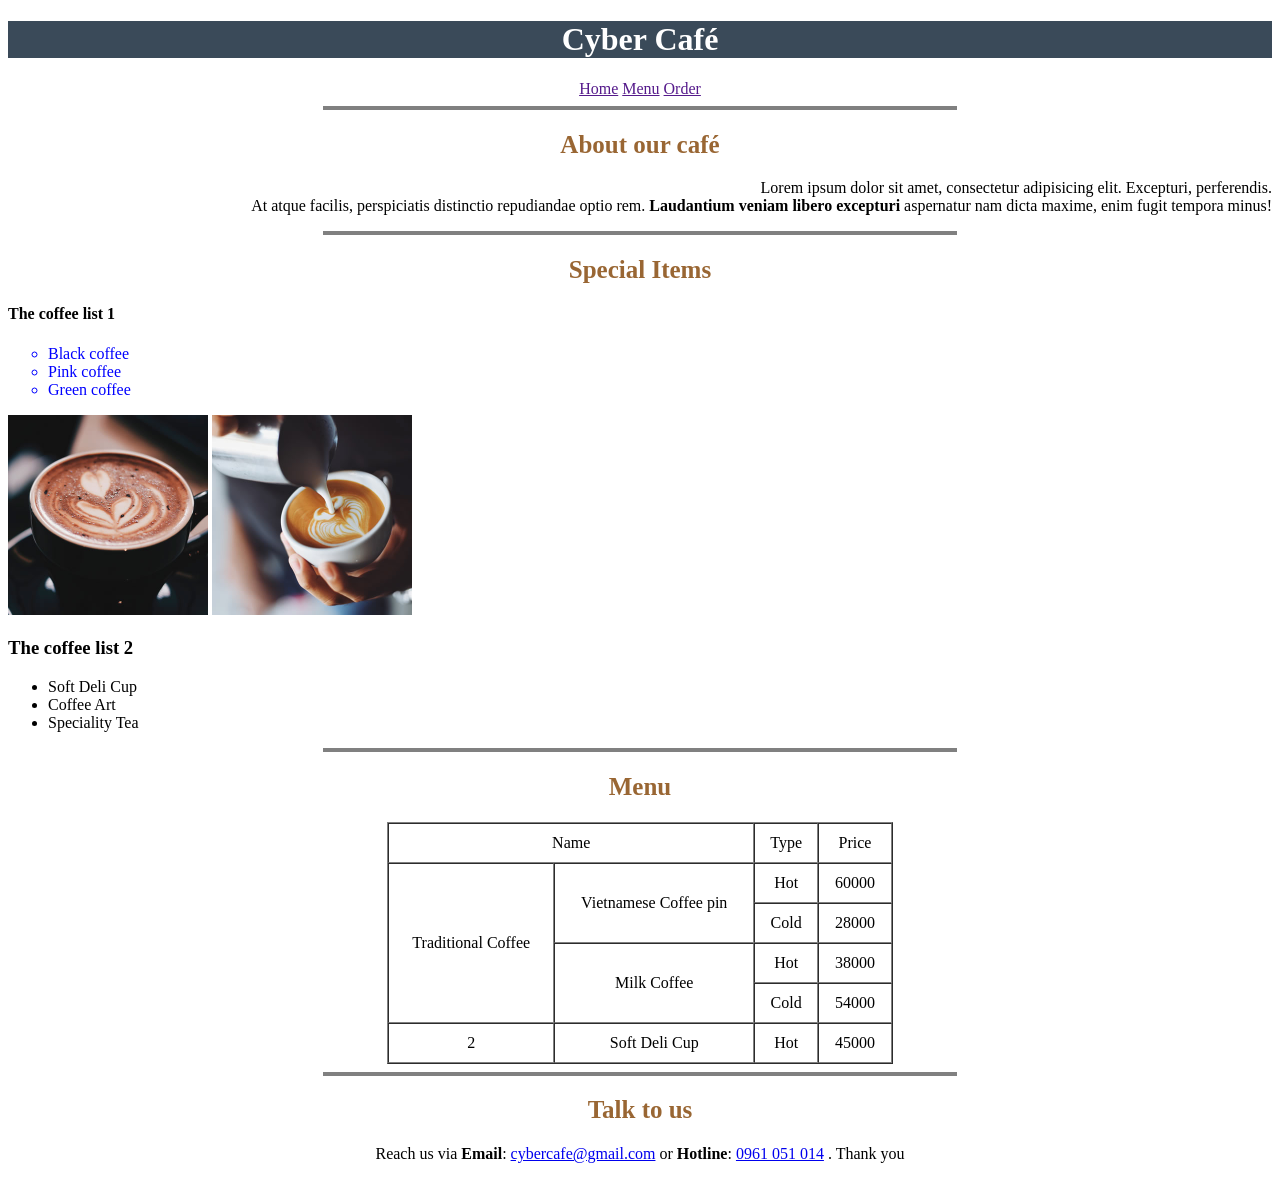
<file: src/Buoi12_Html/index.html>
<!DOCTYPE html>
<html lang="en">

<head>
    <meta charset="UTF-8">
    <meta name="viewport" content="width=device-width, initial-scale=1.0">
    <title>Document</title>
</head>

<body>
    <h1 style="color: white; background-color: #3a4a59; text-align: center;"> Cyber Café</h1>

    <!-- thẻ liên kết -->
    <div style="text-align: center;">
        <a href="">Home</a>
        <a href="">Menu</a>
        <a href="">Order</a>
    </div>
    <hr width="50%" size="4px" color="#808080">
    <h2 style="font-size: 25px; color: #996633; text-align: center;">About our café</h2>
    <p style="text-align: right;">Lorem ipsum dolor sit amet, consectetur adipisicing elit. Excepturi, perferendis.
        <br /> At atque facilis, perspiciatis distinctio repudiandae optio rem. <strong>Laudantium veniam libero
            excepturi</strong> aspernatur nam dicta maxime, enim fugit tempora minus!
    </p>
    <hr width="50%" size="4px" color="#808080">
    <h2 style="font-size: 25px; color: #996633; text-align: center;">Special Items</h2>

    <h4> The coffee list 1</h4>
    <!-- ul và li : là các thẻ danh sách -->
    <!-- ol và li : là các thẻ danh sách có thứ tự -->
    <ul style="color: blue; list-style: circle;">
        <li>Black coffee</li>
        <li>Pink coffee</li>
        <li>Green coffee</li>
    </ul>
    <!--     // hình ảnh
    // đường dẫn tuyệt đối: là đường dẫn đầy đủ từ gốc từ internet
    // đường dẫn tương đối: là đường dẫn từ vị trí của file hiện tại đến file cần lấy
  -->
    <img src="./images/chilling-cafe-11.jpg" alt="" width="200px">
    <img src="./images/chilling-cafe-12.jpg" alt="" width="200px">


    <h3>The coffee list 2</h3>
    <ul>
        <li>Soft Deli Cup</li>
        <li>Coffee Art</li>
        <li>Speciality Tea</li>
    </ul>

    <hr width="50%" size="4px" color="#808080">
    <h2 style="font-size: 25px; color: #996633; text-align: center;">Menu</h2>
    <table align="center" border="1" cellspacing="0" cellpadding="10" style="width: 40%; text-align: center;">
        <tr>
            <td colspan="2">Name</td>
            <td>Type</td>
            <td>Price</td>
        </tr>
        <tr>
            <td rowspan="4">Traditional Coffee</td>
            <td rowspan="2">Vietnamese Coffee pin</td>
            <td>Hot</td>
            <td>60000</td>
        </tr>
        <!-- dong 3 con 2 o -->
        <tr>
            <td>Cold</td>
            <td>28000</td>
        </tr>
        <!-- dong 4 con 3 o -->
        <tr>
            <td rowspan="2">Milk Coffee</td>
            <td>Hot</td>
            <td>38000</td>
        </tr>
        <tr>
            <td>Cold</td>
            <td>54000</td>
        </tr>
        <tr>
            <td rowspan="4">2</td>
            <td rowspan="2">Soft Deli Cup</td>
            <td>Hot</td>
            <td>45000</td>
        </tr>
        <tr></tr>
        <tr></tr>
        <tr></tr>
    </table>


    <hr width="50%" size="4px" color="#808080">
    <h2 style="font-size: 25px; color: #996633; text-align: center;">Talk to us</h2>
    <p style="text-align: center;">Reach us via <b>Email</b>: <a href="mailto:cybercafe@gmail.com">cybercafe@gmail.com</a> or <b>Hotline</b>: <a href="tel:0961051014">0961 051 014</a> . Thank you</p>

</body>

</html>
</file>
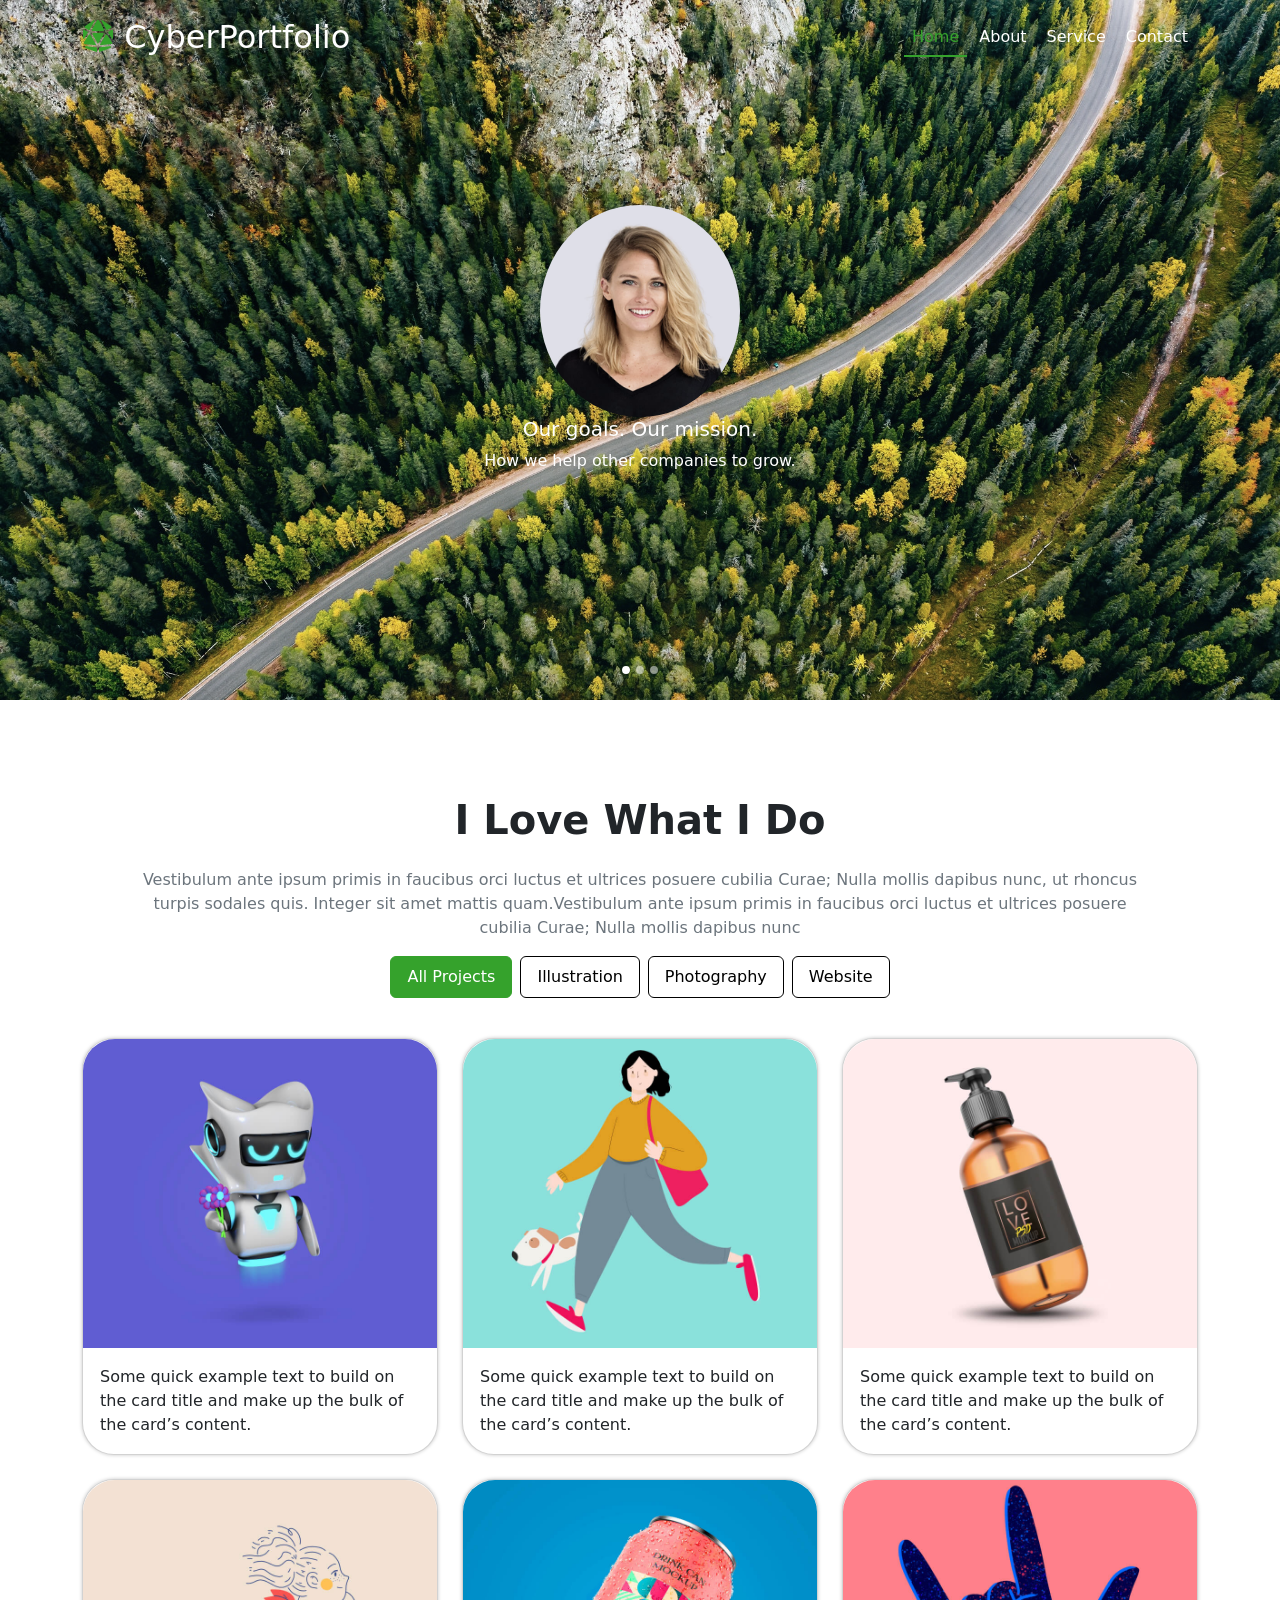
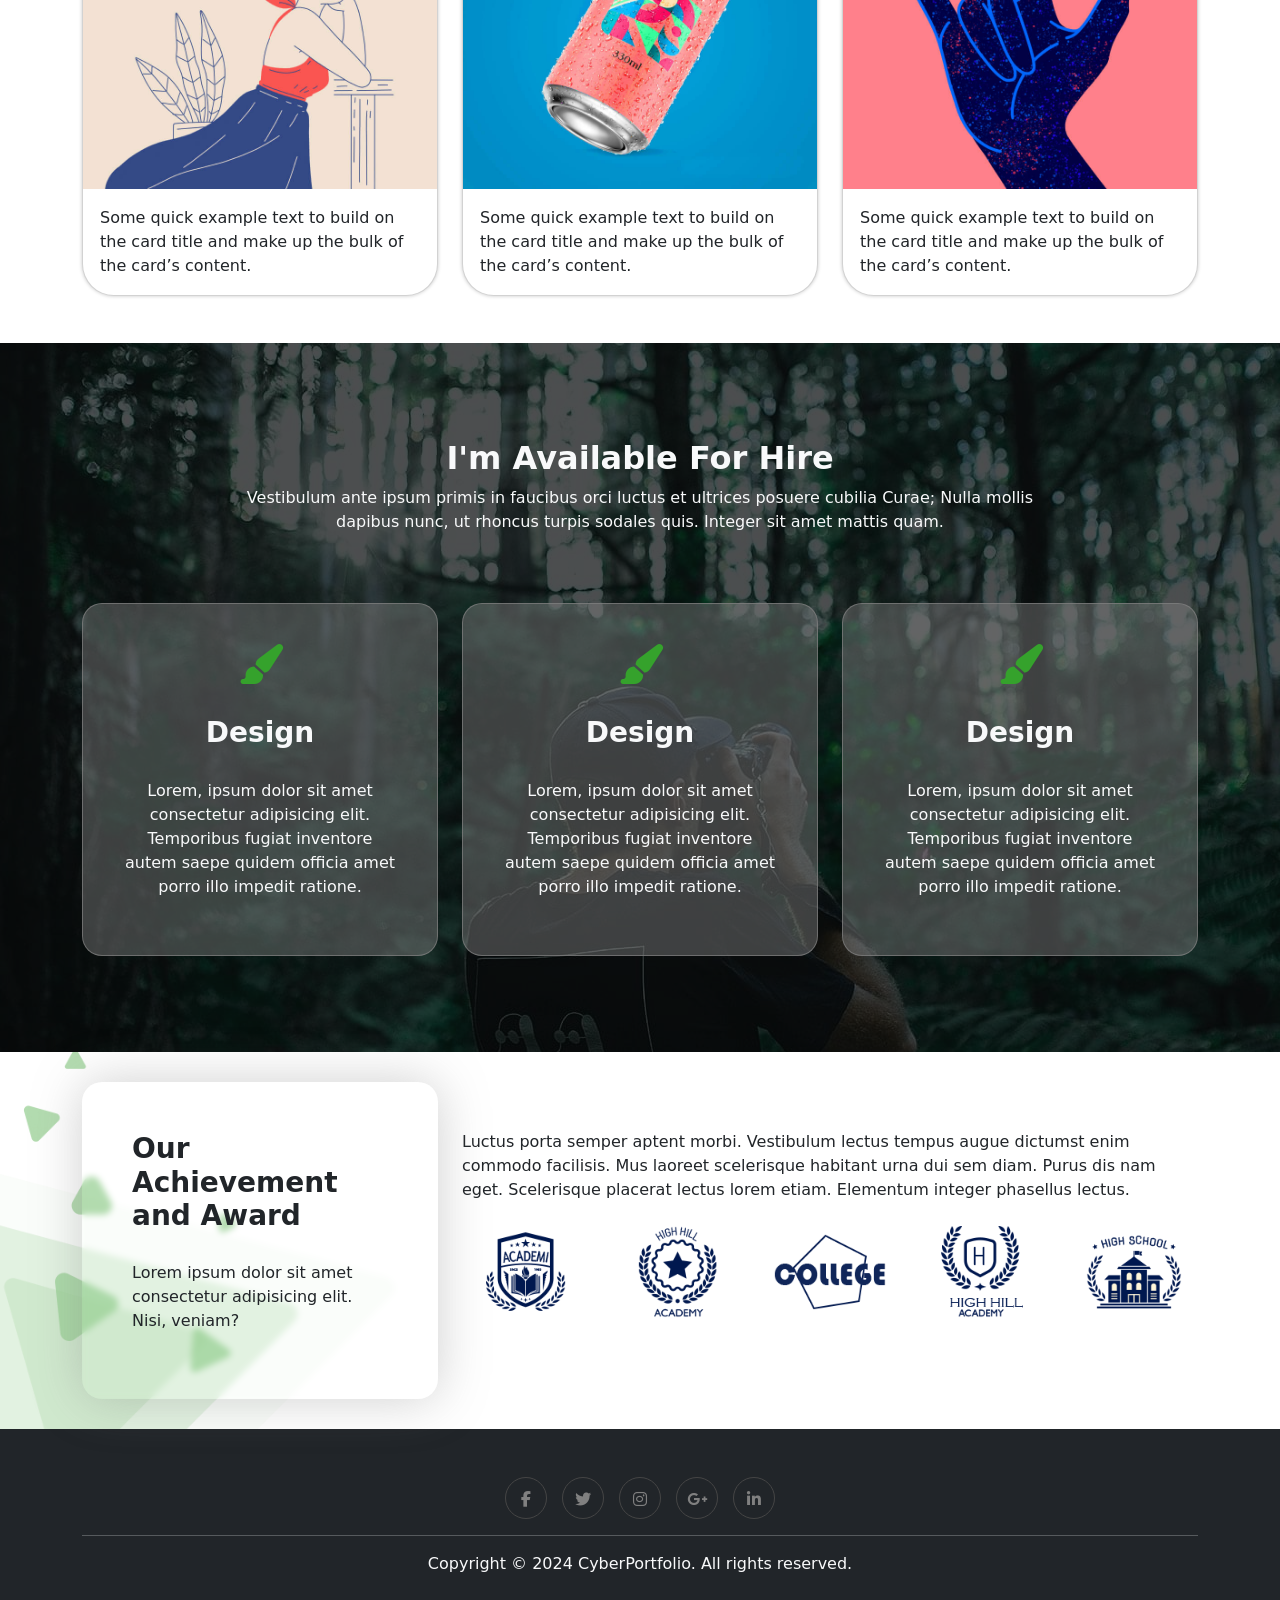
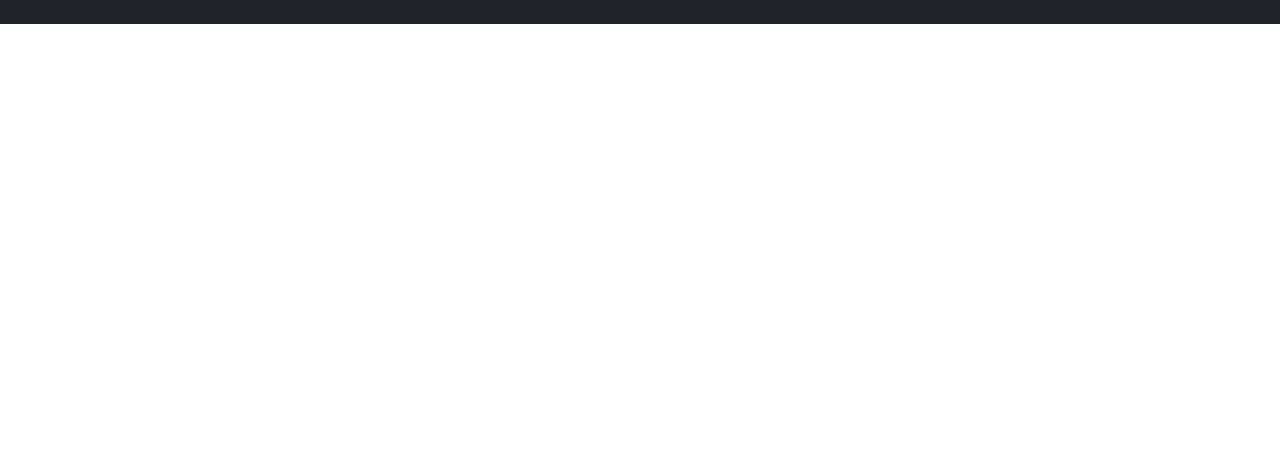
<file: src/Buoi16_Boostrap/index.html>
<!doctype html>
<html lang="en">

<head>
    <title>Title</title>
    <!-- Required meta tags -->
    <meta charset="utf-8" />
    <meta name="viewport" content="width=device-width, initial-scale=1, shrink-to-fit=no" />

    <!-- Bootstrap CSS v5.2.1 -->
    <link href="https://cdn.jsdelivr.net/npm/bootstrap@5.3.2/dist/css/bootstrap.min.css" rel="stylesheet"
        integrity="sha384-T3c6CoIi6uLrA9TneNEoa7RxnatzjcDSCmG1MXxSR1GAsXEV/Dwwykc2MPK8M2HN" crossorigin="anonymous" />

    <!-- FontAwesome 6.2.0 CSS -->
    <link rel="stylesheet" href="https://cdnjs.cloudflare.com/ajax/libs/font-awesome/6.2.0/css/all.min.css"
        integrity="sha512-xh6O/CkQoPOWDdYTDqeRdPCVd1SpvCA9XXcUnZS2FmJNp1coAFzvtCN9BmamE+4aHK8yyUHUSCcJHgXloTyT2A=="
        crossorigin="anonymous" referrerpolicy="no-referrer" />
<!-- animate.style -->
 <link
    rel="stylesheet"
    href="https://cdnjs.cloudflare.com/ajax/libs/animate.css/4.1.1/animate.min.css"
  />


    <!-- style css  -->
    <link rel="stylesheet" href="./style/style.css" />
</head>

<body>
    <header class="header">
        <nav class="navbar navbar-expand-lg ">
            <div class="container justify-content-between">
                <a class="navbar-brand fs-2" href="#">
                    <i class="fa-solid fa-dice-d20 "></i>
                    CyberPortfolio

                </a>
                <button class="navbar-toggler" type="button" data-bs-toggle="collapse" data-bs-target="#navbarScroll"
                    aria-controls="navbarScroll" aria-expanded="false" aria-label="Toggle navigation">
                    <span class="navbar-toggler-icon"></span>
                </button>
                <div class="collapse navbar-collapse justify-content-end" id="navbarScroll">
                    <ul class="navbar-nav my-2 my-lg-0 navbar-nav-scroll" style="--bs-scroll-height: 100px;">
                        <li class="nav-item">
                            <a class="nav-link active" aria-current="page" href="#">Home</a>
                        </li>
                        <li class="nav-item">
                            <a class="nav-link" href="#">About</a>
                        </li>
                        <li class="nav-item">
                            <a class="nav-link" href="#">Service</a>
                        </li>
                        <li class="nav-item">
                            <a class="nav-link" href="#">Contact</a>
                        </li>
                    </ul>

                </div>
            </div>
        </nav>
    </header>
    <!-- carousel -->
    <section class="carousel">
        <div id="carouselExampleCaptions" class="carousel slide">
            <div class="carousel-indicators">
                <button type="button" data-bs-target="#carouselExampleCaptions" data-bs-slide-to="0" class="active"
                    aria-current="true" aria-label="Slide 1"></button>
                <button type="button" data-bs-target="#carouselExampleCaptions" data-bs-slide-to="1"
                    aria-label="Slide 2"></button>
                <button type="button" data-bs-target="#carouselExampleCaptions" data-bs-slide-to="2"
                    aria-label="Slide 3"></button>
            </div>
            <div class="carousel-inner">
                <div class="carousel-item active">
                    <img src="./image/finland.jpg" class="d-block w-100" alt="...">
                    <div class="carousel-caption d-none d-md-block">
                        <img class="animate__animated animate__fadeInUpBig  animate__delay-1s rounded-circle" src="./image/01-3.jpg" alt="">
                        <h5 class='animate__animated animate__fadeInUpBig  animate__delay-2s'>Our goals. Our mission.</h5>
                        <p class='animate__animated animate__fadeInUpBig  animate__delay-3s'>How we help other companies to grow.</p>
                    </div>
                </div>
                <div class="carousel-item">
                    <img src="./image/mountains-1.jpg" class="d-block w-100" alt="...">
                     <div class="carousel-caption d-none d-md-block">
                        <img class="animate__animated animate__fadeInUpBig  animate__delay-1s rounded-circle" src="./image/02-3.jpg" alt="">
                        <h5 class='animate__animated animate__fadeInUpBig  animate__delay-2s'>Our goals. Our mission.</h5>
                        <p class='animate__animated animate__fadeInUpBig  animate__delay-3s'>How we help other companies to grow.</p>
                    </div>
                </div>
                <div class="carousel-item">
                    <img src="./image/mountains.jpg" class="d-block w-100" alt="...">
                     <div class="carousel-caption d-none d-md-block">
                        <img class="animate__animated animate__fadeInUpBig  animate__delay-1s rounded-circle" src="./image/03-3.jpg" alt="">
                        <h5 class='animate__animated animate__fadeInUpBig  animate__delay-2s'>Our goals. Our mission.</h5>
                        <p class='animate__animated animate__fadeInUpBig  animate__delay-3s'>How we help other companies to grow.</p>
                    </div>
                </div>
            </div>


        </div>

    </section>

    <!-- project -->
    <section class="project pt-5">
        <div class="container pt-5">
            <div class="title-project text-center">
                <h2 class="fs-1 fw-bolder pb-3">I Love What I Do</h2>
                <p class="text-secondary px-5">Vestibulum ante ipsum primis in faucibus orci luctus et ultrices posuere
                    cubilia Curae; Nulla mollis dapibus nunc, ut rhoncus turpis sodales quis. Integer sit amet mattis
                    quam.Vestibulum ante ipsum primis in faucibus orci luctus et ultrices posuere cubilia Curae; Nulla
                    mollis dapibus nunc</p>
            </div>
            <ul class="nav nav-pills mb-3 justify-content-center gap-2" id="pills-tab" role="tablist">
                <li class="nav-item" role="presentation">
                    <button class="nav-link active" id="pills-home-tab" data-bs-toggle="pill"
                        data-bs-target="#pills-project" type="button" role="tab" aria-controls="pills-home"
                        aria-selected="true">All Projects</button>
                </li>
                <li class="nav-item" role="presentation">
                    <button class="nav-link" id="pills-profile-tab" data-bs-toggle="pill"
                        data-bs-target="#pills-profile" type="button" role="tab" aria-controls="pills-profile"
                        aria-selected="false">Illustration</button>
                </li>
                <li class="nav-item" role="presentation">
                    <button class="nav-link" id="pills-contact-tab" data-bs-toggle="pill"
                        data-bs-target="#pills-contact" type="button" role="tab" aria-controls="pills-contact"
                        aria-selected="false">Photography</button>
                </li>
                <li class="nav-item" role="presentation">
                    <button class="nav-link" id="pills-website-tab" data-bs-toggle="pill"
                        data-bs-target="#pills-website" type="button" role="tab" aria-controls="pills-website"
                        aria-selected="false">Website</button>
                </li>
            </ul>
            <div class="tab-content" id="pills-tabContent">
                <div class="tab-pane fade show active" id="pills-project" role="tabpanel"
                    aria-labelledby="pills-home-tab" tabindex="0">
                    <div class="row">
                        <div class="col-12 col-md-6 col-lg-4">
                            <div class="card mt-4 rounded-5 animate__animated animate__zoomInUp">
                                <img src="./image/g1.jpg" class="card-img-top rounded-5 rounded-bottom-0" alt="...">
                                <div class="card-body">
                                    <p class="card-text">Some quick example text to build on the card title and make up
                                        the bulk of the card’s content.</p>
                                </div>
                            </div>
                        </div>
                        <div class="col-12 col-md-6 col-lg-4">
                            <div class="card mt-4 rounded-5 animate__animated animate__zoomInUp">
                                <img src="./image/g2.jpg" class="card-img-top rounded-5 rounded-bottom-0" alt="...">
                                <div class="card-body">
                                    <p class="card-text">Some quick example text to build on the card title and make up
                                        the bulk of the card’s content.</p>
                                </div>
                            </div>
                        </div>
                        <div class="col-12 col-md-6 col-lg-4">
                            <div class="card mt-4 rounded-5 animate__animated animate__zoomInUp">
                                <img src="./image/g3.jpg" class="card-img-top rounded-5 rounded-bottom-0" alt="...">
                                <div class="card-body">
                                    <p class="card-text">Some quick example text to build on the card title and make up
                                        the bulk of the card’s content.</p>
                                </div>
                            </div>
                        </div>
                        <div class="col-12 col-md-6 col-lg-4">
                            <div class="card mt-4 rounded-5 animate__animated animate__zoomInUp">
                                <img src="./image/g4.jpg" class="card-img-top rounded-5 rounded-bottom-0" alt="...">
                                <div class="card-body">
                                    <p class="card-text">Some quick example text to build on the card title and make up
                                        the bulk of the card’s content.</p>
                                </div>
                            </div>
                        </div>
                        <div class="col-12 col-md-6 col-lg-4">
                            <div class="card mt-4 rounded-5 animate__animated animate__zoomInUp">
                                <img src="./image/g5.jpg" class="card-img-top rounded-5 rounded-bottom-0" alt="...">
                                <div class="card-body">
                                    <p class="card-text">Some quick example text to build on the card title and make up
                                        the bulk of the card’s content.</p>
                                </div>
                            </div>
                        </div>
                        <div class="col-12 col-md-6 col-lg-4">
                            <div class="card mt-4 rounded-5 animate__animated animate__zoomInUp">
                                <img src="./image/g6.jpg" class="card-img-top rounded-5 rounded-bottom-0" alt="...">
                                <div class="card-body">
                                    <p class="card-text">Some quick example text to build on the card title and make up
                                        the bulk of the card’s content.</p>
                                </div>
                            </div>
                        </div>
                    </div>




                </div>
                <div class="tab-pane fade" id="pills-profile" role="tabpanel" aria-labelledby="pills-profile-tab"
                    tabindex="0">
                    <div class="row">
                        <div class="col-12 col-md-6 col-lg-4">
                            <div class="card mt-4 rounded-5 animate__animated animate__zoomInUp">
                                <img src="./image/g1.jpg" class="card-img-top rounded-5 rounded-bottom-0" alt="...">
                                <div class="card-body">
                                    <p class="card-text">Some quick example text to build on the card title and make up
                                        the bulk of the card’s content.</p>
                                </div>
                            </div>
                        </div>
                        <div class="col-12 col-md-6 col-lg-4">
                            <div class="card mt-4 rounded-5 animate__animated animate__zoomInUp">
                                <img src="./image/g2.jpg" class="card-img-top rounded-5 rounded-bottom-0" alt="...">
                                <div class="card-body">
                                    <p class="card-text">Some quick example text to build on the card title and make up
                                        the bulk of the card’s content.</p>
                                </div>
                            </div>
                        </div>
                        <div class="col-12 col-md-6 col-lg-4">
                            <div class="card mt-4 rounded-5 animate__animated animate__zoomInUp">
                                <img src="./image/g3.jpg" class="card-img-top rounded-5 rounded-bottom-0" alt="...">
                                <div class="card-body">
                                    <p class="card-text">Some quick example text to build on the card title and make up
                                        the bulk of the card’s content.</p>
                                </div>
                            </div>
                        </div>

                    </div>
                </div>
                <div class="tab-pane fade" id="pills-contact" role="tabpanel" aria-labelledby="pills-contact-tab"
                    tabindex="0">
                    <div class="row">
                        <div class="col-12 col-md-6 col-lg-4">
                            <div class="card mt-4 rounded-5 animate__animated animate__zoomInUp">
                                <img src="./image/g4.jpg" class="card-img-top rounded-5 rounded-bottom-0" alt="...">
                                <div class="card-body">
                                    <p class="card-text">Some quick example text to build on the card title and make up
                                        the bulk of the card’s content.</p>
                                </div>
                            </div>
                        </div>
                        <div class="col-12 col-md-6 col-lg-4">
                            <div class="card mt-4 rounded-5 animate__animated animate__zoomInUp">
                                <img src="./image/g5.jpg" class="card-img-top rounded-5 rounded-bottom-0" alt="...">
                                <div class="card-body">
                                    <p class="card-text">Some quick example text to build on the card title and make up
                                        the bulk of the card’s content.</p>
                                </div>
                            </div>
                        </div>
                    </div>
                </div>
                <div class="tab-pane fade" id="pills-website" role="tabpanel" aria-labelledby="pills-website-tab"
                    tabindex="0">
                    <div class="row">
                        <div class="col-12 col-md-6 col-lg-4">
                            <div class="card mt-4 rounded-5 animate__animated animate__zoomInUp">
                                <img src="./image/g6.jpg" class="card-img-top rounded-5 rounded-bottom-0" alt="...">
                                <div class="card-body">
                                    <p class="card-text">Some quick example text to build on the card title and make up
                                        the bulk of the card’s content.</p>
                                </div>
                            </div>
                        </div>

                    </div>
                </div>
            </div>
        </div>
    </section>

    <!-- Available -->
    <section class="available py-5 mt-5 text-light text-center">

        <div class="container py-5 position-relative">
            <div class="title">
                <h2 class="fw-bolder">I'm Available For Hire</h2>
                <p>Vestibulum ante ipsum primis in faucibus orci luctus et ultrices posuere cubilia Curae; Nulla mollis
                    dapibus nunc, ut rhoncus turpis sodales quis. Integer sit amet mattis quam.</p>
            </div>
            <div class="row pt-5">
                <div class="col-12 col-md-4">
                    <div class="card-avai">
                        <i class="fa fa-paint-brush"></i>
                        <h2>Design</h2>
                        <p>Lorem, ipsum dolor sit amet consectetur adipisicing elit. Temporibus fugiat inventore autem
                            saepe quidem officia amet porro illo impedit ratione.</p>
                    </div>
                </div>
                <div class="col-12 col-md-4">
                    <div class="card-avai">
                        <i class="fa fa-paint-brush"></i>
                        <h2>Design</h2>
                        <p>Lorem, ipsum dolor sit amet consectetur adipisicing elit. Temporibus fugiat inventore autem
                            saepe quidem officia amet porro illo impedit ratione.</p>
                    </div>
                </div>
                <div class="col-12 col-md-4">
                    <div class="card-avai">
                        <i class="fa fa-paint-brush"></i>
                        <h2>Design</h2>
                        <p>Lorem, ipsum dolor sit amet consectetur adipisicing elit. Temporibus fugiat inventore autem
                            saepe quidem officia amet porro illo impedit ratione.</p>
                    </div>
                </div>
            </div>
        </div>
    </section>

    <!-- Achievement -->
    <section class="achievement">
        <!--  -->
        <div class="achievement-bg"></div>
        <div class="container">
            <div class="row">
                <div class="col-12 col-md-4">
                    <div class="card-achievement">
                        <h2>Our Achievement and Award</h2>
                        <p>Lorem ipsum dolor sit amet consectetur adipisicing elit. Nisi, veniam?</p>
                    </div>
                </div>
                <div class="col-12 col-md-8 py-5">
                    <p>Luctus porta semper aptent morbi. Vestibulum lectus tempus augue dictumst enim commodo facilisis.
                        Mus laoreet scelerisque habitant urna dui sem diam. Purus dis nam eget. Scelerisque placerat
                        lectus lorem etiam. Elementum integer phasellus lectus.</p>
                    <div class="row">
                        <!--  dùng col không chia cột thì sẽ được -->
                        <div class="col">
                            <img class="img-fluid" src="./image/award-1.png" alt="">
                        </div>
                        <div class="col">
                            <img class="img-fluid" src="./image/award-2.png" alt="">
                        </div>
                        <div class="col">
                            <img class="img-fluid" src="./image/award-3.png" alt="">
                        </div>
                        <div class="col">
                            <img class="img-fluid" src="./image/award-4.png" alt="">
                        </div>
                        <div class="col">
                            <img class="img-fluid" src="./image/award-5.png" alt="">
                        </div>
                    </div>
                </div>

            </div>
        </div>
    </section>

    <footer class="bg-dark text-light text-center py-5">
       <div class="container">
        <div class="lst-icon">
             <a href="#"><i class="fab fa-facebook-f"></i></a>
                <a href="#"><i class="fab fa-twitter"></i></a>
                <a href="#"><i class="fab fa-instagram"></i></a>
                <a href="#"><i class="fab fa-google-plus-g"></i></a>
                <a href="#"><i class="fab fa-linkedin-in"></i></a>
        </div>
        <hr>
        <p class="mb-0">Copyright © 2024 CyberPortfolio. All rights reserved.</p>
       </div>
    </footer>

    <br><br><br><br><br><br><br><br><br><br><br><br><br><br><br><br><br><br>
    <!-- Bootstrap JavaScript Libraries -->
    <script src="https://cdn.jsdelivr.net/npm/@popperjs/core@2.11.8/dist/umd/popper.min.js"
        integrity="sha384-I7E8VVD/ismYTF4hNIPjVp/Zjvgyol6VFvRkX/vR+Vc4jQkC+hVqc2pM8ODewa9r"
        crossorigin="anonymous"></script>

    <script src="https://cdn.jsdelivr.net/npm/bootstrap@5.3.2/dist/js/bootstrap.min.js"
        integrity="sha384-BBtl+eGJRgqQAUMxJ7pMwbEyER4l1g+O15P+16Ep7Q9Q+zqX6gSbd85u4mG4QzX+"
        crossorigin="anonymous"></script>
</body>

</html>
</file>
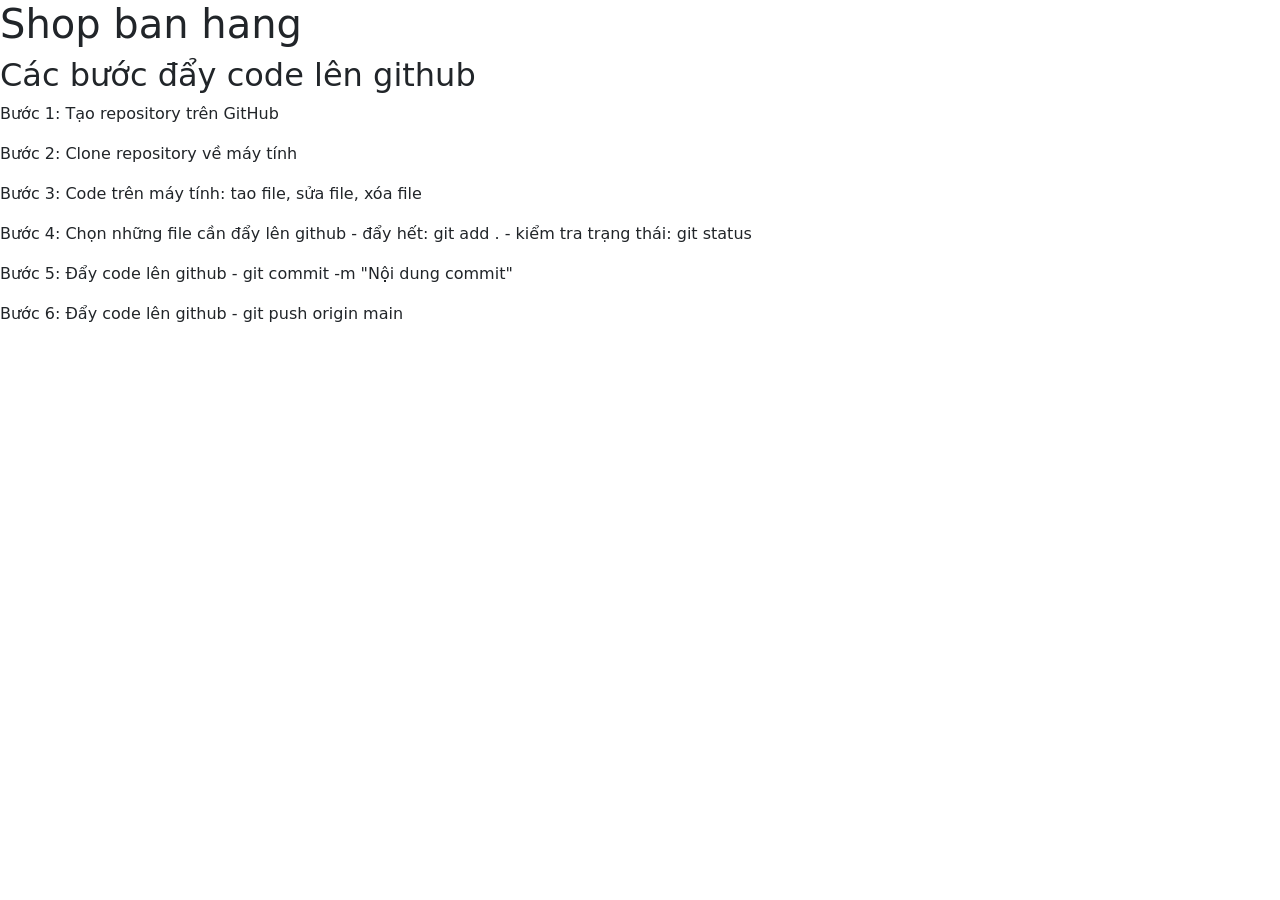
<file: src/Buoi23_duAn_DevB/index.html>
<!doctype html>
<html lang="en">
    <head>
        <title>Home</title>
        <!-- Required meta tags -->
        <meta charset="utf-8" />
        <meta
            name="viewport"
            content="width=device-width, initial-scale=1, shrink-to-fit=no"
        />

        <!-- Bootstrap CSS v5.2.1 -->
        <link
            href="https://cdn.jsdelivr.net/npm/bootstrap@5.3.2/dist/css/bootstrap.min.css"
            rel="stylesheet"
            integrity="sha384-T3c6CoIi6uLrA9TneNEoa7RxnatzjcDSCmG1MXxSR1GAsXEV/Dwwykc2MPK8M2HN"
            crossorigin="anonymous"
        />
    </head>

    <body>
        <header>
            <!-- place navbar here -->
             <h1>Shop ban hang</h1>
        </header>
        <main>
            <h2>Các bước đẩy code lên github</h2>
            <p>
                Bước 1: Tạo repository trên GitHub
            </p>
            <p>
                Bước 2: Clone repository về máy tính
            </p>
            <p>
                Bước 3: Code trên máy tính: tao file, sửa file, xóa file
            </p>
            <p>
                Bước 4: Chọn những file cần đẩy lên github
                - đẩy hết: git add .
                - kiểm tra trạng thái: git status
            </p>
            <p>
                Bước 5: Đẩy code lên github
                - git commit -m "Nội dung commit"

                </p>
            <p>
                Bước 6: Đẩy code lên github
                - git push origin main
            </p>

        </main>
        <footer>
            <!-- place footer here -->
        </footer>
        <!-- Bootstrap JavaScript Libraries -->
        <script
            src="https://cdn.jsdelivr.net/npm/@popperjs/core@2.11.8/dist/umd/popper.min.js"
            integrity="sha384-I7E8VVD/ismYTF4hNIPjVp/Zjvgyol6VFvRkX/vR+Vc4jQkC+hVqc2pM8ODewa9r"
            crossorigin="anonymous"
        ></script>

        <script
            src="https://cdn.jsdelivr.net/npm/bootstrap@5.3.2/dist/js/bootstrap.min.js"
            integrity="sha384-BBtl+eGJRgqQAUMxJ7pMwbEyER4l1g+O15P+16Ep7Q9Q+zqX6gSbd85u4mG4QzX+"
            crossorigin="anonymous"
        ></script>
    </body>
</html>
</file>
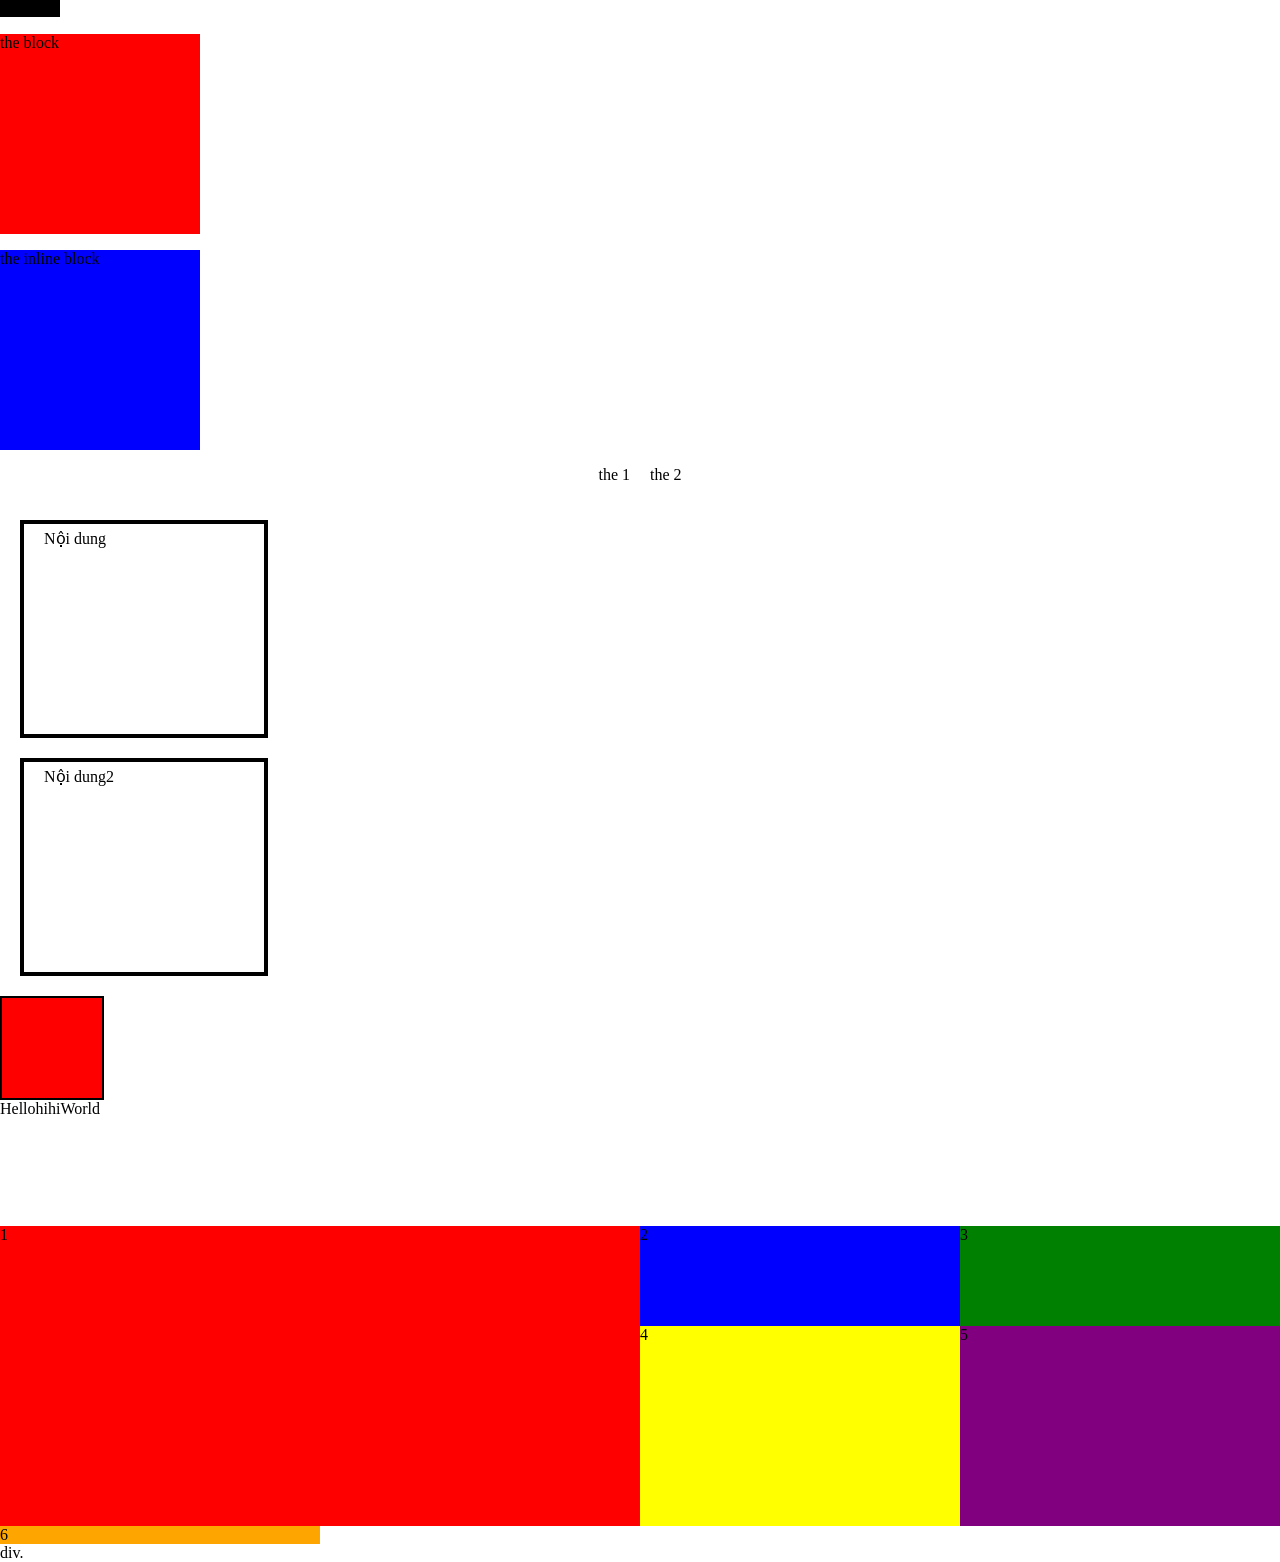
<file: src/Buoi13_Css/demo.html>
<!DOCTYPE html>
<html lang="en">

<head>
    <meta charset="UTF-8">
    <meta name="viewport" content="width=device-width, initial-scale=1.0">
    <title>Document</title>
    <style>
        .flex-demo {
            display: flex;
            gap: 20px;
            justify-content: center;
        }

        .border-box-demo {
            width: 200px;
            height: 200px;
            border: 4px solid black;
            padding: 5px 20px; /*5px cho tren duoi, 20px cho trai phai */
            /* khoang cach tu noi dung den duong vien*/
            padding: 5px 20px 5px; /*5px cho tren, 20px cho trai phai, 5px cho duoi*/
            padding: 5px 20px 5px 20px; /*5px cho tren, 20px cho trai, 5px cho duoi, 20px cho phai*/
            margin: 20px;
            /* khonag cach tu vien toi cac phan tu ben ngoai */
        }
    </style>
    <!-- space-between: c -->
</head>

<body>

    <!-- the inline: không xuống dòng, chỉ chiếm diện tích của nội dung, không thể chỉnh sửa chiều rộng và chiều cao -->
    <span style="background-color: black; width: 200px; height: 200px;"> the inline</span>
    <br>

    <!-- the block: xuống dòng, chiếm toàn bộ chiều rộng, có thể chỉnh sửa chiều rộng và chiều cao -->
    <p style="background-color: red; width: 200px; height: 200px;"> the block</p>

    <!-- inline block: có thể chỉnh sửa chiều rộng và chiều cao, nhưng không xuống dòng -->
    <span style="background-color: blue; width: 200px; height: 200px; display: inline-block;"> the inline block</span>

    <div class="flex-demo">
        <p>the 1</p>
        <p>the 2</p>
    </div>


    <!-- border box: 1  phần tử html gồm 4 phần
    - Nội dung(content)
    - padding: khoảng cách giữa nội dung và border
    - border: đường viền bao quanh phần tử
    - margin: khoảng cách giữa phần tử và phần tử khác 
    -->

    <p class="border-box-demo">Nội dung</p>
    <p class="border-box-demo">Nội dung2</p>



    <div class="boxdemo" style="width: 100px; height: 100px; background-color: red; border: 2px solid black;"></div>

    <div class="box-demo">hihi</div>
    <!-- grid: là hệ thống chia layout dạng lướt theo column và row -->

    <br> <br> <br> <br> <br> <br>
    <div class="grid-container">
        <div style="background-color: red;" class="grid-item1">1</div>
        <div style="background-color: blue;" class="grid-item">2</div>
        <div style="background-color: green;" class="grid-item">3</div>
        <div style="background-color: yellow;" class="grid-item">4</div>
        <div style="background-color: purple;" class="grid-item">5</div>
        <div style="background-color: orange;" class="grid-item">6</div>
    </div>

    div.

    <link rel="stylesheet" href="css/demo.css">
    <link rel="stylesheet" href="css/Style.css">
</body>

</html>
</file>
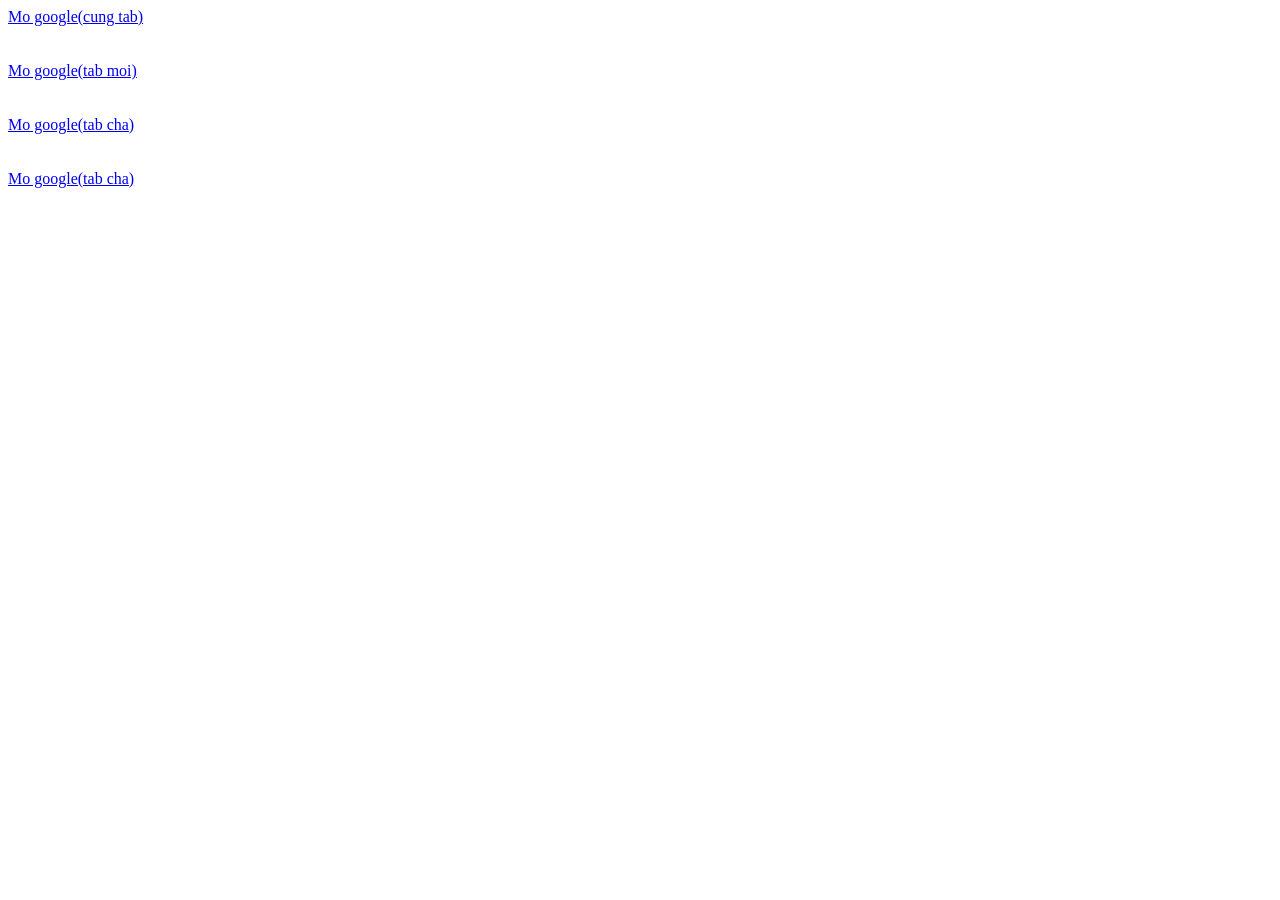
<file: src/Buoi13_Css/demoTarget.html>
<!DOCTYPE html>
<html lang="en">
<head>
    <meta charset="UTF-8">
    <meta name="viewport" content="width=device-width, initial-scale=1.0">
    <title>Document</title>
</head>
<body>
    <a href="https://google.com" target="_self">Mo google(cung tab)</a>
    <br>
    <br>
    <br>
    <a href="https://google.com" target="_blank">Mo google(tab moi)</a>
    <br>
    <br>
    <br>
    <a href="https://google.com" target="_parent">Mo google(tab cha)</a>
    <br>
    <br>
    <br>
    <a href="https://google.com" target="_top">Mo google(tab cha)</a>
</body>
</html>
</file>
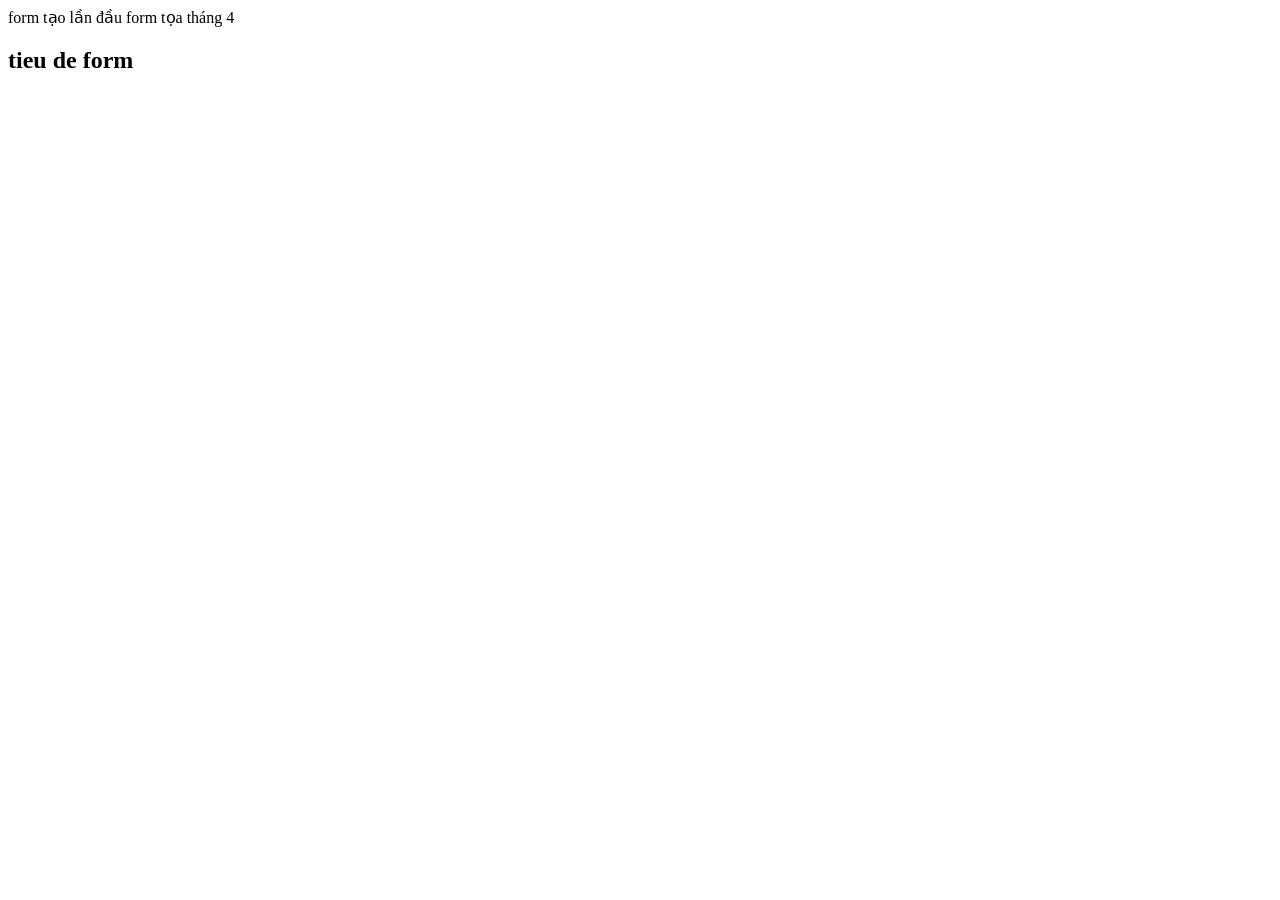
<file: src/Buoi23_duAn_DevB/form.html>
<!DOCTYPE html>
<html lang="en">
<head>
    <meta charset="UTF-8">
    <meta name="viewport" content="width=device-width, initial-scale=1.0">
    <title>form</title>
</head>
<body>
    form tạo lần đầu
    form tọa tháng 4
    <h2>tieu de form</h2>
</body>
</html>
</file>
<file: src/Buoi16_Boostrap/style/style.css>
:root {
    --main-color: #35a22c;
}

.header nav {
    position: absolute;
    width: 100%;
    top: 0;
    z-index: 1;
}

.header .navbar a.navbar-brand {
    color: #fff;
}

.header .navbar a.navbar-brand i {
    color: var(--main-color);
}

.header nav ul li a {
    transition: all 0.5s;
    color: #fff;
    position: relative;
    margin: 0 2px;
}

.header nav ul li a:hover {
    color: var(--main-color);
}

.header .navbar-nav .nav-link.active,
.navbar-nav .nav-link.show {
    color: var(--main-color);


}

.header nav ul li a::after {
    content: "";
    position: absolute;
    bottom: 0;
    left: 0;
    width: 0;
    height: 2px;
    background-color: var(--main-color);
    transition: all 0.5s;
}

.header nav ul li a:hover::after {
    width: 100%;
}

/*  chỉnh riêng cho .active */
.header nav ul li a.active::after {
    width: 100%;
}



/* carousel */
.carousel .carousel-indicators [data-bs-target] {
    width: 8px;
    height: 8px;
    border-radius: 50%;
}

.carousel .carousel-item img {
    width: 200px;
}

.carousel .carousel-item {
    height: 700px;
}

.carousel .carousel-inner .carousel-item img {
    filter: grayscale(0.3);
    object-fit: cover;
    /* height: 100%; */

}

.carousel .carousel-item .carousel-caption img {
    width: 200px;
}
.carousel .carousel-caption{
        top: 50%;
    left: 50%;
    /*  kéo theo x y về lại -50% so với chính nó */
    transform: translate(-50%, -50%);
}

/*
.carousel .carousel-item{
    height: 800px;
} */



/* project */
.project .nav-pills .nav-link {
    border: 1px solid #000;
    color: #000;
}

.project .nav-pills .nav-link.active,
.nav-pills .show>.nav-link {
    background-color: var(--main-color);
    color: #fff;
    border: 1px solid var(--main-color);
}

.project .card {
    box-shadow: 0px 0px 3px 1px rgba(128, 128, 128, 0.267);
}

.project .card .card-body {

    border-radius: 0 0 2rem 2rem;
    border: 1px solid transparent;
    transition: all 0.5s;
}

.project .card:hover .card-body {
    color: var(--main-color);
    border: 1px solid var(--main-color);
    border-top-color: transparent;
}

/* available */
.available {
    background-image: url(./../image/3.jpg);
    background-position: center;
    position: relative;
}
/*  làm lớp mờ đeer chỉnh filter cho cái nền  */
.available::before{
    display: block;
    position: absolute;
    content: "";
    background: rgba(7, 10, 12, 0.72);
    width: 100%;
    height: 100%;
    top: 0;
}

.available .title p {
    padding: 0 150px;
}

.available .card-avai {
    background-color: #80808073;
    border: 1px solid #808080b8;
    border-radius: 20px;
    padding: 40px;
    transition: all 0.5s;
    margin-top: 5px;
}

.available .card-avai i {
    color: var(--main-color);
    font-size: 40px;
}

.available .card-avai h2 {
    padding: 30px;
    margin: 0;
    font-size: 28px;
    font-weight: 700;

}
.available .card-avai:hover{
    background-color: #000;
    border-color: #fff;
}


/* av */
.achievement{
    /* background-image: url(./../image/memphis_3.png); */
    position: relative;
    padding: 30px 0;
}
.achievement-bg{
background-image: url(./../image/memphis_3.png);
background-position: left;
background-size: 50%;
background-repeat: no-repeat;
height: 100%;
width: 100%; 
position: absolute;
opacity: 0.5;
top: 0;
}
.achievement .card-achievement  {
    box-shadow: 0 0 50px 0px #80808061;
    border-radius: 20px;
    padding: 50px;
    
    backdrop-filter: blur(3px);
}
.achievement .card-achievement h2  {
    font-size: 28px;
    font-weight: 700;
    padding-bottom:     20px;
}

/* footer */
footer .lst-icon a{
    color: grey;
    margin: 0 5px;
}

footer .lst-icon i{
   width: 42px;
    height: 42px;
    line-height: 42px;
    border-radius: 50%;
    border: 1px solid #454545;
    transition: all 0.5s;

}
footer .lst-icon a:hover i{
    color: var(--main-color);
    border-color: var(--main-color);
}


/* @mixin () */

@media screen and (max-width: 992px) {
    .carousel .carousel-item {
        height: 600px;
    }
}

@media screen and (max-width: 768px) {
    .carousel .carousel-item {
        height: 500px;
    }
}
</file>
<file: src/Buoi13_Css/css/demo.css>
.grid-container{
    display: grid;
    /* grid-template-columns: 2fr 1fr 2fr; */
    /* 1fr 1fr 1fr 1fr: chia làm 4 cột bằng nhau */
    grid-template-columns: repeat(4, 1fr);
    /* repeat (số lượng cột, kích thước cột)
        repeat(4, 1fr) tương đương với 1fr 1fr 1fr 1fr
    */

    grid-template-rows: 100px 200px;
    /* grid-template-rows: 100px 200px; 
        tạo ra 2 hàng, hàng đầu tiên cao 100px, hàng thứ hai cao 200px
    */
}

.grid-container .grid-item1{
    /* có 2 cách dùng 1/3 hoặc 1/span2 */

    grid-column: 1/3; 
    /* grid-column: 1/3; 
        phần tử này sẽ bắt đầu từ line 1 đến line 3, 
        tức là nó sẽ chiếm cột 1 và cột 2
    */

    grid-column: 1 / span 2;
    /* grid-column: 1 / span 2;
        phần tử này sẽ bắt đầu từ line 1 và kéo dài 2 cột
    */

    grid-row: 1 / 3;
    /* hoặc 1 / span 2 đều như nhau */
    
}

@for $i from 1 through 4 {
    .grid-item#{$i}{
        background-color: hsl($i * 60, 70%, 70%);
    }
}
</file>
<file: src/Buoi13_Css/css/Style.css>
:root{
    /* khai bao bien bang 2 dau gach noi */
    --main-color: #e62b4a;
    /* bien toan cuc */
}


/* Global  */

html{
    scroll-behavior: smooth;
}

body {
    margin: 0;
    padding: 0;
    box-sizing: border-box;
}

.title {
    text-align: center;
    --text-white: white;
    /* biến này sẽ được các thẻ con
    chứa trong title sử dụng để định nghĩa màu trắng cho văn bản
    */
}

.title p:first-child {
  font-size: 20px;
  font-weight: 300;
  color: var(--main-color);
    
}

.title h2{
    
    font-size: 40px;
    font-weight: 400;
    text-transform: uppercase;
}

.title p:last-child {
    /* dinh nghia mau cho p cuoi cung */
    --gray-color: gray;
    font-size: 20px;
    font-weight: 500;
    color: var(--gray-color);
    /* bien cục bộ, chỉ áp dụng cho phần tử này */

}

/* Header styles */
.header {
    color: white;

    position: absolute;
    /* lam cho header mat dien tich*/
    width: 100%;
    border-bottom: 1px solid gray;
}

.header-content {
    width: 80%;
    margin: 0 auto;
    display: flex;
    justify-content: space-between;
    align-items: center;

}

/* viet selector */
/* Cac thẻ li nằm bên trong thẻ có class là header-content */
.header-content li {
    display: inline;
    margin: 0 5px
}

.header-content .logo {
    color: white;
}

.header-content li a {
    text-decoration: none;
    color: white;
    font-size: 18px;
    text-transform: uppercase;
    transition: color 0.5s ease;
}

/* đổi màu thẻ a */
.header-content li a:hover {
    color: red;
}

.header-content li a:active {
    color: red;
}

/* Carousel styles */

.carousel {
    background-image: url(./../images/home_slider.jpg);
    /* background repeat */
    background-repeat: no-repeat;
    background-size: cover;
    /* cover: hình sẽ được phóng to hoặc thu nhỏ để phủ kín toàn bộ phần tử
    có thể bị cắt bớt nếu tỉ lệ của hình không khớp với tỉ lệ của phần tử.
     contain: hình sẽ được phóng to hoặc thu nhỏ để vừa vặn bên trong phần tử.
     Nhưng sẽ không bị cắt bớt, có thể có khoảng trống nếu tỉ lệ của hình không khớp với tỉ lệ của phần tử.
    auto: hình sẽ giữ nguyên kích thước gốc của nó, không bị phóng to hoặc thu nhỏ. 
    100% 100%: hình sẽ được phóng to hoặc thu nhỏ để vừa vặn bên trong phần tử, 
    nhưng sẽ bị biến dạng nếu tỉ lệ của hình không khớp với tỉ lệ của phần tử.
    
    */
    background-position: center;
    /* background position: chỉnh vị trí hiện thị của hình nền */
    
    /* background: url(./../images/home_slider.jpg) no-repeat center center / cover */
    height: 700px;
    display: flex;
    flex-direction: column;
    justify-content: center;
    align-items: center;
}

.carousel-content {
    text-align: center;
}

.carousel-content h1 {
    color: white;
    font-size: 30px;
    font-weight: 400;
    margin: 0;
}

.carousel-content p {
    color: white;
    font-size: 70px;
    font-weight: 700;
    margin: 0;
}

.carousel-content button {
    color: white;
    background-color: red;
    text-transform: uppercase;
    border: none;
    padding: 10px 20px;
    cursor: pointer;
}

.carousel-content button:hover {
    background-color: af2239;
    transition: all 0.5s ease;
}

.carousel-content .icon-down {
    padding-top: 20px;
    animation: downArrow 1s infinite;
}

.carousel-content .icon-down i {
    color: white;
    font-size: 20px;
}

/* chuyen dong icon */
@keyframes downArrow {
    from {
        transform: translateY(0);
        opacity: 1;
    }

    to {
        transform: translateY(50px);
        opacity: 0;
    }

}

/* .boxdemo {
    animation: moveSquare 4s linear infinite;
} */

@keyframes moveSquare {
    0% {
        transform: translate(0, 0);
    }

    25% {
        transform: translate(200px, 0);
    }

    50% {
        transform: translate(200px, 200px);
    }

    75% {
        transform: translate(0, 200px);
    }

    100% {
        transform: translate(0, 0);
    }
}


/* Services styles */
.service {
    background-color: black;
    color: white;
}

.service .service-content {
    width: 80%;
    margin: 0 auto;
}



.service .list-slider{
    display: flex;
    justify-content: space-between;
}

.service .list-slider .item {
    width: 150px;
    height: 200px;
    background-color: white;
    color: gray;
    text-align: center;
    padding: 30px 20px;
    box-sizing: border-box;

    display: flex;
    flex-direction: column;
    justify-content: center;
    align-items: center;
    /* để after bên trong nhận item làm cha
    và căn theo item
    Nếu không để sẽ căn theo body và không đúng vị trí mong muốn
    */
    position: relative;

    margin: 10px;
}

.service .service-content{
    width: 80%;
    margin: 0 auto;
    padding: 50px 0;
}

.service .list-slider .item::after{
    content: "";
    width: 4px;
    height: 0;
    background-color: red;
    position: absolute;
    right: 0;
    top: 0;
}

.service .list-slider .item:hover::after{
    height: 100%;
    transition: all 0.5s ease;

}

.box-demo::before{
    content: "Hello";
}

.box-demo::after{
    content: "World";
}

.service .list-slider .slick-dots li button::before{
   color: white;
   font-size: 12px;
}

/* Blog styles */
.blogs{

}

.blogs .blog-content{
    width: 80%;
    margin: 0 auto;
}

.blogs .blog-content .title p:first-child {
    color: gray;

    
}

.blogs .blog-content .list-blog img {
    width: 100%;
    height: 100%;
    object-fit: cover;
    object-position: right;
    filter:grayscale(0.5);
   
}

.blogs .blog-content .list-blog{
    display: grid;
    grid-template-columns: repeat(4, 1fr);
    grid-template-rows: repeat(4, 1fr);
    gap: 10px;
}

.blogs .blog-content .list-blog .item:first-child{
    grid-column: 1 / span 2;
    grid-row: 1 / span 2;
}

.blogs .blog-content .list-blog .item:last-child{
    grid-column: 3 / 5;
    grid-row: 3 / 5;
}


.blogs .blog-content .list-blog .item{
    position: relative;
}

.blogs .blog-content .list-blog .item-overlay{
    position: absolute;
    top: 0;
    width: 100%;
    height: 100%;
    background-color: red;
    opacity: 0;
}

.blogs .blog-content .list-blog .item:hover .item-overlay{
    opacity: 0.5;
    transition: all 0.5s ease;
}

.blogs .blog-content .list-blog .item-overlay .icon-show{
    position: absolute;
    top: 20px;
    right: 20px;
    background-color: white;
    color: black;
    transform: translateY(20px);
    /* truoc khi hover -> se bi day xuong 20px
    ==> không nhìn thấy icon
    sau khi hover -> se trở về vị trí ban đầu
    */
   
}

.blogs .blog-content .list-blog .item-overlay .text-bottom{
    position: absolute;
    bottom: 20px;
    left: 20px;
    color: white;
    transform: translateY(20px);
    /* truoc khi hover -> se bi day xuong 20px
    ==> không nhìn thấy text
    sau khi hover -> se trở về vị trí ban đầu
    */

}

.blogs .blog-content .list-blog .item:hover .icon-show,
.blogs .blog-content .list-blog .item:hover .text-bottom{
    transform: translateY(0);
    transition: all 0.5s ease;
}

/* Number styles */
.number{
    /* nen den cho phan number */
    background-color: black;
    color: white;
    margin-top: 100px;
}

.number .number-content{
    width: 80%;
    margin: 0 auto;
    /* tang chieu rong ben trong thi dung padding */
    padding: 50px 0;
    display: flex;
    justify-content: space-around;

    
}

.number .number-content .number-item{
    text-align: center;
}

.number .number-content .number-item p:first-child{
    font-size: 50px;
    font-weight: 500;
    margin: 0;
}

.number .number-content .number-item p:last-child{
    color: gray;
    margin: 0;
    text-transform: uppercase;
}

/* EXPERIENCE */
.experience{
    padding: 100px 0;
    background-image: url(./../images/bussiness_img_1.jpg);
    background-repeat: no-repeat;
    /* de khong bi khoang trang */
    background-size: cover;
    background-position: center;
    /* background-position: center; dung de canh giua */

    background-attachment: fixed;
    /* dung de khi cuon trang thi hinh nen khong di chuyen */
}

.experience .experience-content{
    
}

.experience .experience-content .title h2{
    color: white;
}

.experience .experience-video video{
    width: 100%;
    
}

/* contact */
.contact{

}
.contact .contact-content {
    width: 80%;
    margin: 0 auto;
    padding: 100px 0;
}
.contact .contact-content .title {
}
.contact .contact-content .map-form {
    display: flex;
}
.contact .contact-content .map {
    width: 60%;
}
.contact .contact-content .form {
    margin-left: 10px;
    display: flex;
    flex-direction: column;
    justify-content: space-around;
    align-items: space-around;
    width: 40%;
}

.contact .contact-content .form input,
.contact .contact-content .form textarea {
    padding: 10px 20px;
}

.contact .contact-content .form button {
    background-color: black;
    color: white;
    padding: 10px 20px;
    cursor: pointer;
}

.contact .contact-content .form button:hover {
    /* filter: invert(); */
    /* filter invert() dung de dao nguoc mau sac */

    background-color: #e62b4a;
    border-color: #e62b4a;
    transition: all 0.5s ease;
}

/* Footer */
.footer{
    background:black;
    padding:80px 0;
}

.footer-content{
    width:80%;
    margin:auto;
    display:flex;
    justify-content:space-between;
    align-items:center;
}

.footer .text{
    color:#aaa;
    font-size:14px;
}

.logos a{
    /* vi the inline khong chinh duoc width va heigh
    ==> doi thanh display: inline-block
    */
    width:50px;
    height:50px;
    background:#2b2b2b;
    border-radius:50%;

    display:inline-flex;
    justify-content:center;
    align-items:center;

    margin-left:10px;
    /* de cac item cach xa nhau */

    color:white;
    font-size:18px;
    text-decoration:none;
    transition:0.3s;
}

.logos a:hover{
    background:#e62b4a;
}

/* Back to top */
.back-t {
    background-color: gray;
    color:white;
    display: inline-block;
    width: 30px;
    height: 30px;
    text-align: center;
    line-height: 30px;
    /* line-height dung de canh giua noi dung theo chieu doc */

    position: fixed;
    /* position: fixed dung de */
    bottom: 20px;
    right: 20px;

    border-radius: 5px;
    opacity: 0;
    transition: opacity 0.5s ease;


}

/* the co class la back-t va show */
.back-t.show {
    opacity: 1;
    transition: all 0.5s ease;
}

.back-t a{
    color: white;
}
</file>
